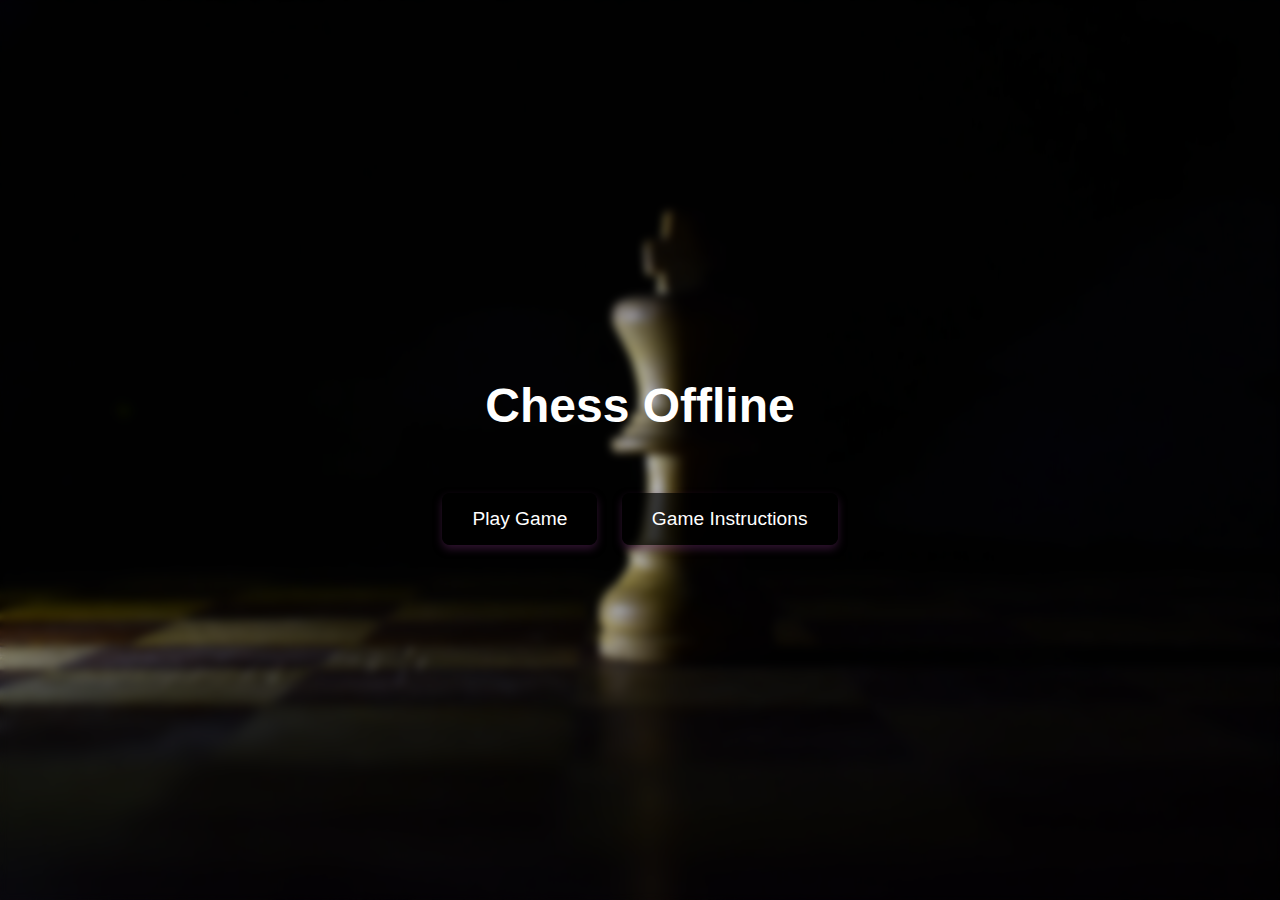
<file: index.html>
<!DOCTYPE html>
<html lang="en">
<head>
    <meta charset="UTF-8">
    <meta name="viewport" content="width=device-width, initial-scale=1.0">
    <title>Inicio</title>
    <link rel="stylesheet" href="styles.css">
</head>
<body>
    <div class="container">
        <h1>Chess Offline</h1>
        <a class="options" href="Chess/chess.html">Play Game</a>
        <a class="options" href="Instructions/instructions.html">Game Instructions</a>

        <div id="gameboard">
        </div>
    </div>
</body>
</html>
</file>
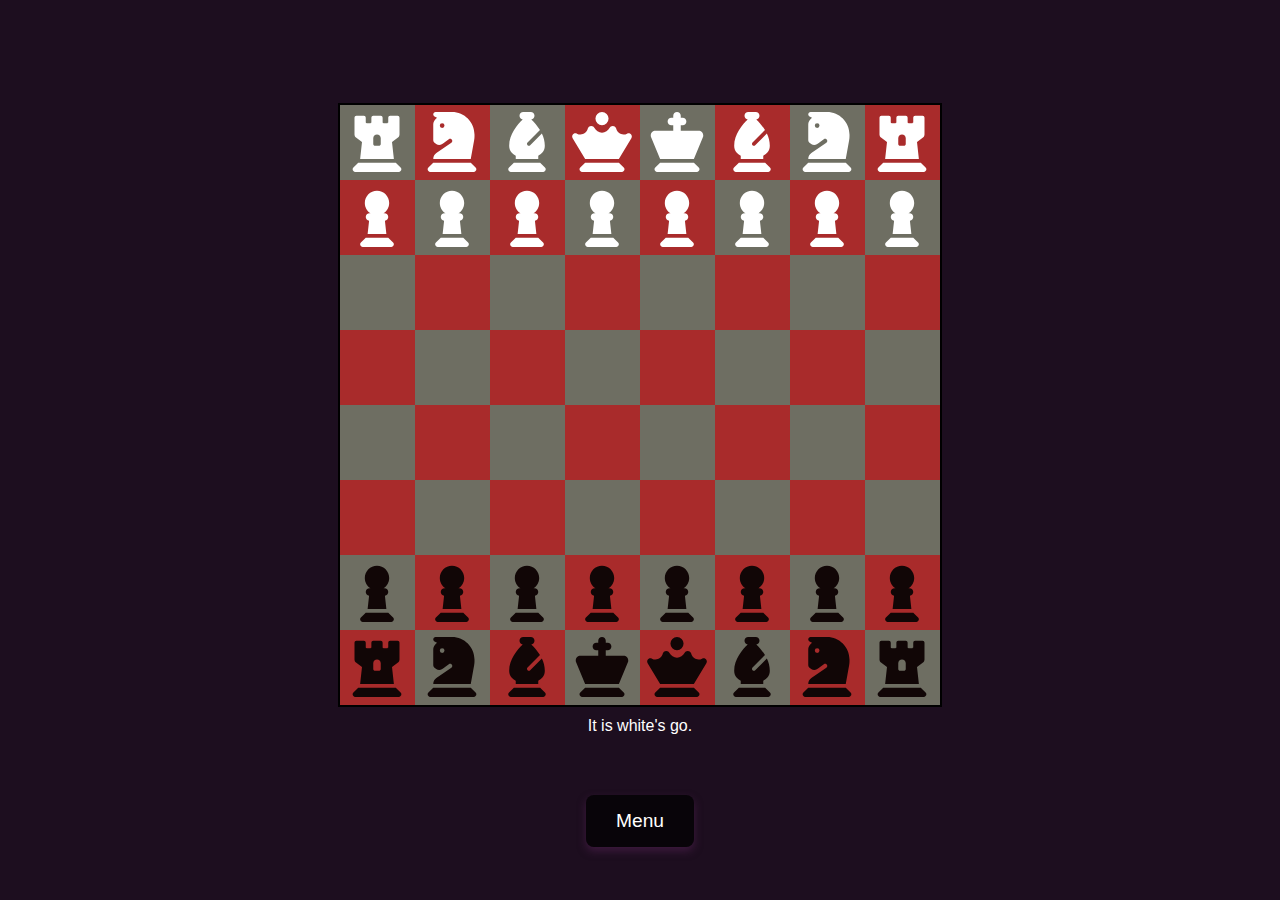
<file: Chess/chess.html>
<!DOCTYPE html>
<html lang="es">
<head>
    <meta charset="UTF-8">
    <title>Chess offline</title>
    <link rel="stylesheet" href="stylesChess.css">
</head>
<body>
    <h1>CHESS</h1>
    <div id="gameboard"></div>
    <p>It is <span id="player"></span>'s go.</p>
    <p id="info-display"></p>

    <div id="win-message" class="hidden">
        <p id="win-info"></p>
        <a id="win-button" class="options" href="../index.html">Congratulations!</a>
    </div>

    <script src="pieces.js"></script>  
    <script src="app.js"></script>
    
    <div class="button-container">
        <a href="../index.html" class="options">Menu</a>
    </div>

</body>
</html>
</file>
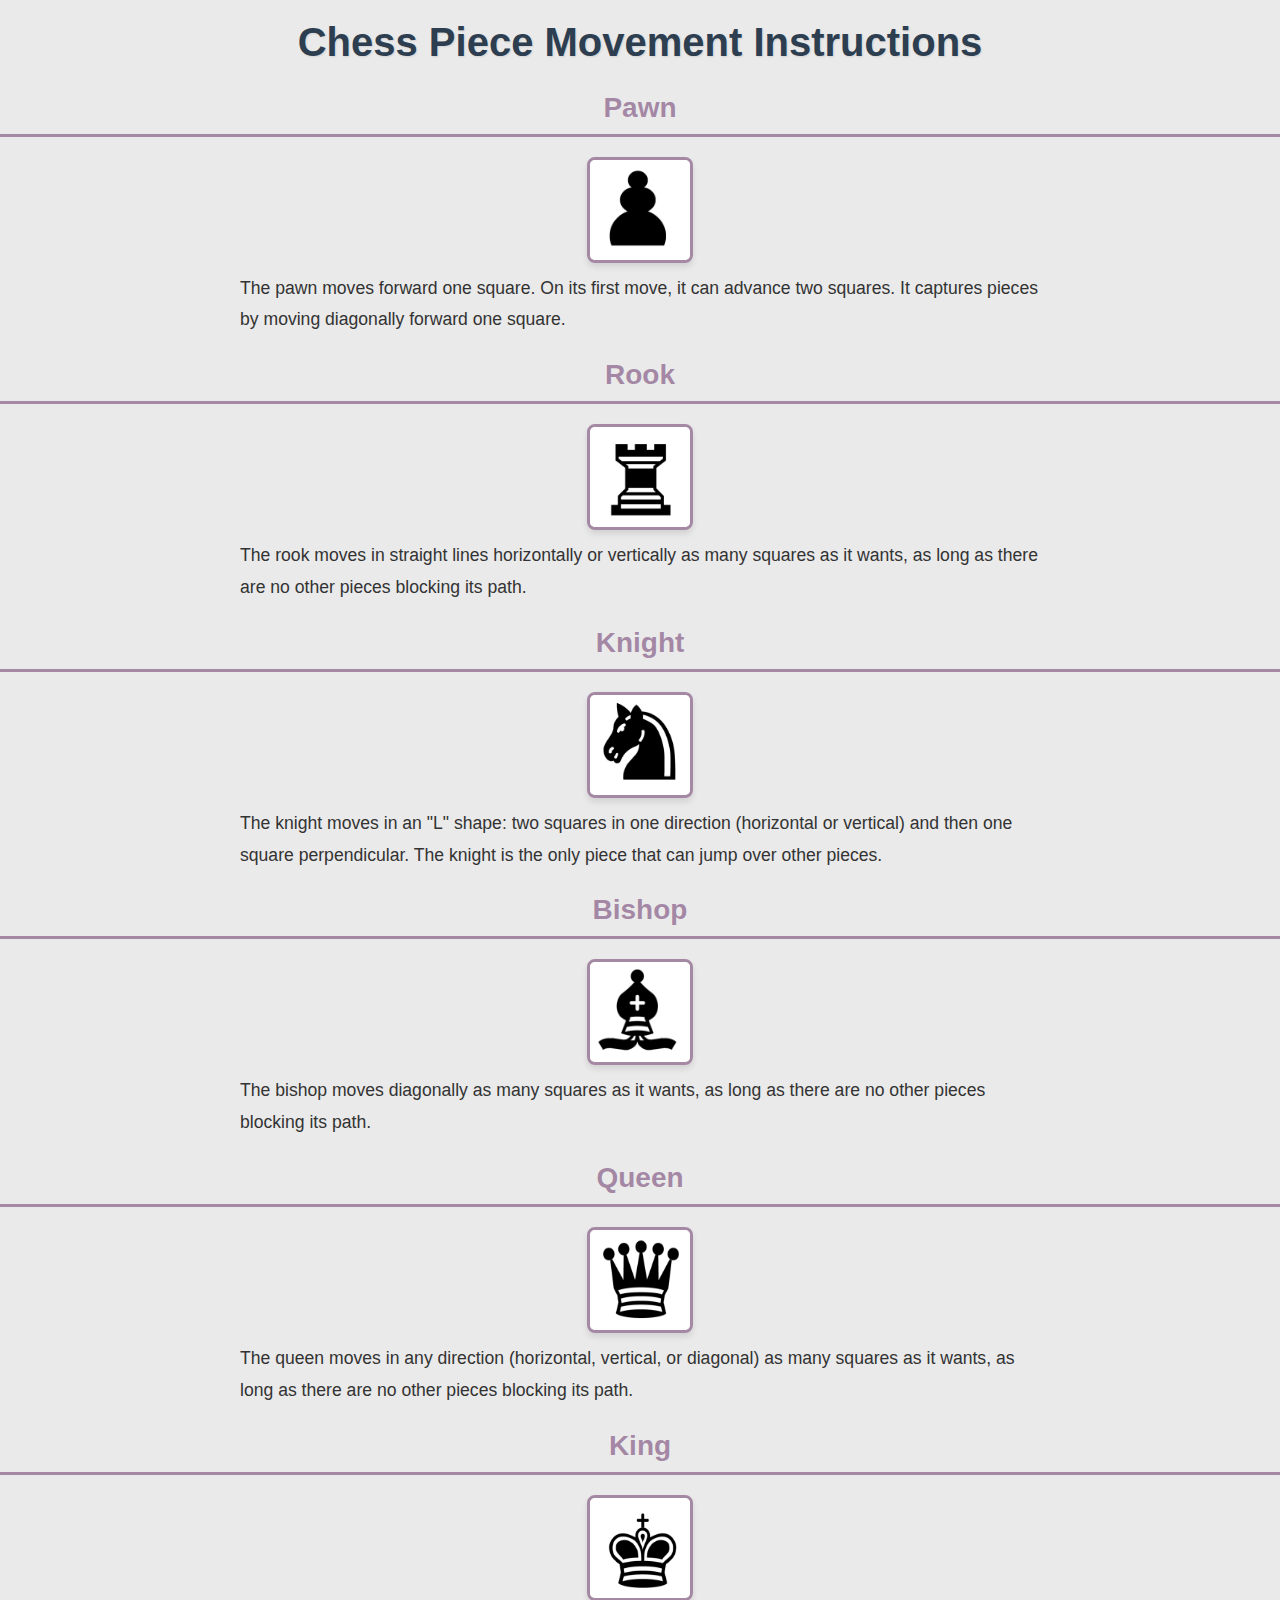
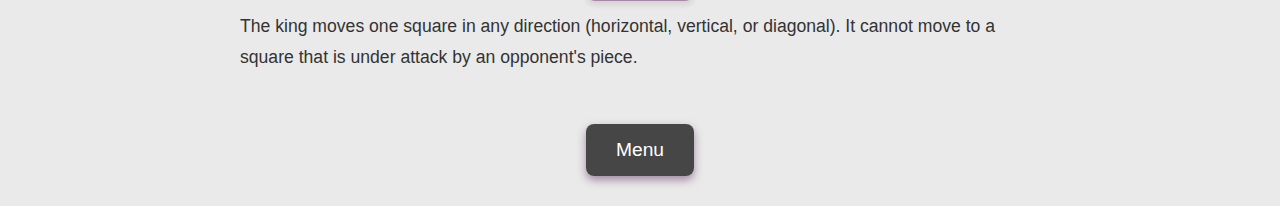
<file: Instructions/instructions.html>
<!DOCTYPE html>
<html lang="en">
<head>
    <meta charset="UTF-8">
    <meta name="viewport" content="width=device-width, initial-scale=1.0">
    <link rel="stylesheet" href="instructionsStyles.css">
    <title>Chess Instructions</title>
</head>
<body>
    <h1>Chess Piece Movement Instructions</h1>
    
    <h2>Pawn</h2>
    <img src="[data-uri]" alt="Pawn" width="100" height="100">
    <p>The pawn moves forward one square. On its first move, it can advance two squares. It captures pieces by moving diagonally forward one square.</p>
    
    <h2>Rook</h2>
    <img src="[data-uri]" alt="Rook" width="100" height="100">
    <p>The rook moves in straight lines horizontally or vertically as many squares as it wants, as long as there are no other pieces blocking its path.</p>
    
    <h2>Knight</h2>
    <img src="[data-uri]" alt="Knight" width="100" height="100">
    <p>The knight moves in an "L" shape: two squares in one direction (horizontal or vertical) and then one square perpendicular. The knight is the only piece that can jump over other pieces.</p>
    
    <h2>Bishop</h2>
    <img src="[data-uri]" alt="Bishop" width="100" height="100">
    <p>The bishop moves diagonally as many squares as it wants, as long as there are no other pieces blocking its path.</p>
    
    <h2>Queen</h2>
    <img src="[data-uri]" alt="Queen" width="100" height="100">
    <p>The queen moves in any direction (horizontal, vertical, or diagonal) as many squares as it wants, as long as there are no other pieces blocking its path.</p>
    
    <h2>King</h2>
    <img src="[data-uri]" alt="King" width="100" height="100">
    <p>The king moves one square in any direction (horizontal, vertical, or diagonal). It cannot move to a square that is under attack by an opponent's piece.</p>
    
    <div class="button-container">
        <a href="../index.html" class="options">Menu</a>
    </div>


</body>
</html>
</file>
<file: styles.css>
body {
    margin: 0;
    padding: 0;
    font-family: Arial, sans-serif;
    display: flex;
    justify-content: center;
    align-items: center;
    height: 100vh;
    background: url('img/chess.jpg') no-repeat center center;
    background-size: cover;
    overflow: hidden;
}

body::before {
    content: "";
    position: absolute;
    top: 0;
    left: 0;
    width: 100%;
    height: 100%;
    background: inherit;
    filter: blur(4px);
    z-index: -1;
}

.container {
    text-align: center;
    z-index: 1;
}

h1 {
    color: #fff;
    font-size: 3em;
    margin-bottom: 50px;
}

a.options {
    display: inline-block;
    text-decoration: none;
    color: #fff;
    font-size: 1.2em;
    margin: 10px;
    padding: 15px 30px;
    background-color: rgba(0, 0, 0, 0.7);
    border-radius: 8px;
    box-shadow: 0 4px 8px rgba(94, 37, 94, 0.5);
    transition: background-color 0.3s, transform 0.3s;
}

a.options:hover {
    background-color: rgba(70, 12, 70, 0.9);
    transform: scale(1.05); 
}
</file>
<file: Chess/stylesChess.css>
body {
    background-color: rgb(29, 14, 31);
    color: white;
    font-family: Arial, sans-serif;
    display: flex;
    flex-direction: column;
    justify-content: center;
    align-items: center;
    height: 100vh;
    margin: 0;
    position: relative;
}

h1 {
    position: absolute;
    top: 140px;
    left: 47%;
    transform: translateX(-50%);
    margin: 0;
}

#gameboard {
    width: 600px;
    height: 600px;
    display: flex;
    flex-wrap: wrap;
    border: 2px solid black;
    margin-top: 60px;
}

.square {
    width: 75px;
    height: 75px;
    position: relative;
}

.square svg {
    height: 60px;
    width: 60px;
    margin: 7px;
    position: relative;
    z-index: -9;
}

path {
    position: relative;
    z-index: -10;
}

.piece {
    position: relative;
    z-index: 9;
}

.beige {
    background-color: rgb(110, 110, 98);
}

.brown {
    background-color: rgb(169, 43, 43);
}

.black {
    fill: rgb(17, 6, 6);
}

.white {
    fill: rgb(255, 255, 255);
}


p {
    margin: 10px 0;
}

.hidden {
    display: none;
}

#win-message {
    position: absolute;
    top: 50%;
    left: 50%;
    transform: translate(-50%, -50%);
    background-color: rgba(0, 0, 0, 0.8);
    color: white;
    padding: 20px;
    border-radius: 10px;
    box-shadow: 0 4px 8px rgba(0, 0, 0, 0.5);
    text-align: center;
}

#win-button {
    display: inline-block;
    text-align: center;
    text-decoration: none;
    color: #fff;
    font-size: 1.2em;
    margin: 10px;
    padding: 15px 30px;
    background-color: rgba(0, 0, 0, 0.7);
    border-radius: 8px;
    box-shadow: 0 4px 8px rgba(94, 37, 94, 0.5);
    transition: background-color 0.3s, transform 0.3s;
}

#win-button:hover {
    background-color: rgba(94, 37, 94, 0.9);
    transform: scale(1.05);
}

.button-container {
    margin-top: 20px;
}

.button-container a.options {
    display: inline-block;
    text-align: center;
    text-decoration: none;
    color: #fff;
    font-size: 1.2em;
    margin: 10px;
    padding: 15px 30px;
    background-color: rgba(0, 0, 0, 0.7);
    border-radius: 8px;
    box-shadow: 0 4px 8px rgba(94, 37, 94, 0.5);
    transition: background-color 0.3s, transform 0.3s;
}

.button-container a.options:hover {
    background-color: rgba(94, 37, 94, 0.9);
    transform: scale(1.05);
}
</file>
<file: Instructions/instructionsStyles.css>
/* styles.css */
body {
    font-family: 'Segoe UI', Tahoma, Geneva, Verdana, sans-serif;
    margin: 0;
    padding: 0;
    background-color: #eaeaea;
    color: #333;
    
}

h1 {
    text-align: center;
    margin-top: 20px;
    color: #2c3e50;
    font-size: 2.5rem;
    text-shadow: 1px 1px 2px rgba(0,0,0,0.1);
}

h2 {
    text-align: center;
    color: rgba(94, 37, 94, 0.5);
    border-bottom: 3px solid rgba(94, 37, 94, 0.5);
    padding-bottom: 10px;
    margin-bottom: 20px;
    font-size: 1.75rem;
}

img {
    display: block;
    margin: 0 auto 10px auto;
    border: 3px solid rgba(94, 37, 94, 0.5);
    border-radius: 8px;
    box-shadow: 0 4px 6px rgba(0,0,0,0.1);
}

p {
    max-width: 800px;
    margin: 0 auto 20px auto;
    padding: 0 20px;
    line-height: 1.8;
    font-size: 1.1rem;
}

.container {
    width: 90%;
    max-width: 900px;
    margin: 20px auto;
    padding: 20px;
    background: #fff;
    border-radius: 10px;
    box-shadow: 0 6px 12px rgba(0,0,0,0.1);
}

.container h1, .container h2, .container p {
    margin-left: 10px;
    margin-right: 10px;
}

.button-container {
    display: flex;
    justify-content: center;
    align-items: center;
    padding: 20px 0;
    margin: 0;
}

a.options {
    display: inline-block;
    text-align: center;
    text-decoration: none;
    color: #fff;
    font-size: 1.2em;
    margin: 10px;
    padding: 15px 30px;
    background-color: rgba(0, 0, 0, 0.7);
    border-radius: 8px;
    box-shadow: 0 4px 8px rgba(94, 37, 94, 0.5);
    transition: background-color 0.3s, transform 0.3s;
}

a.options:hover {
    background-color: rgba(94, 37, 94, 0.9);
    transform: scale(1.05);
}
</file>
